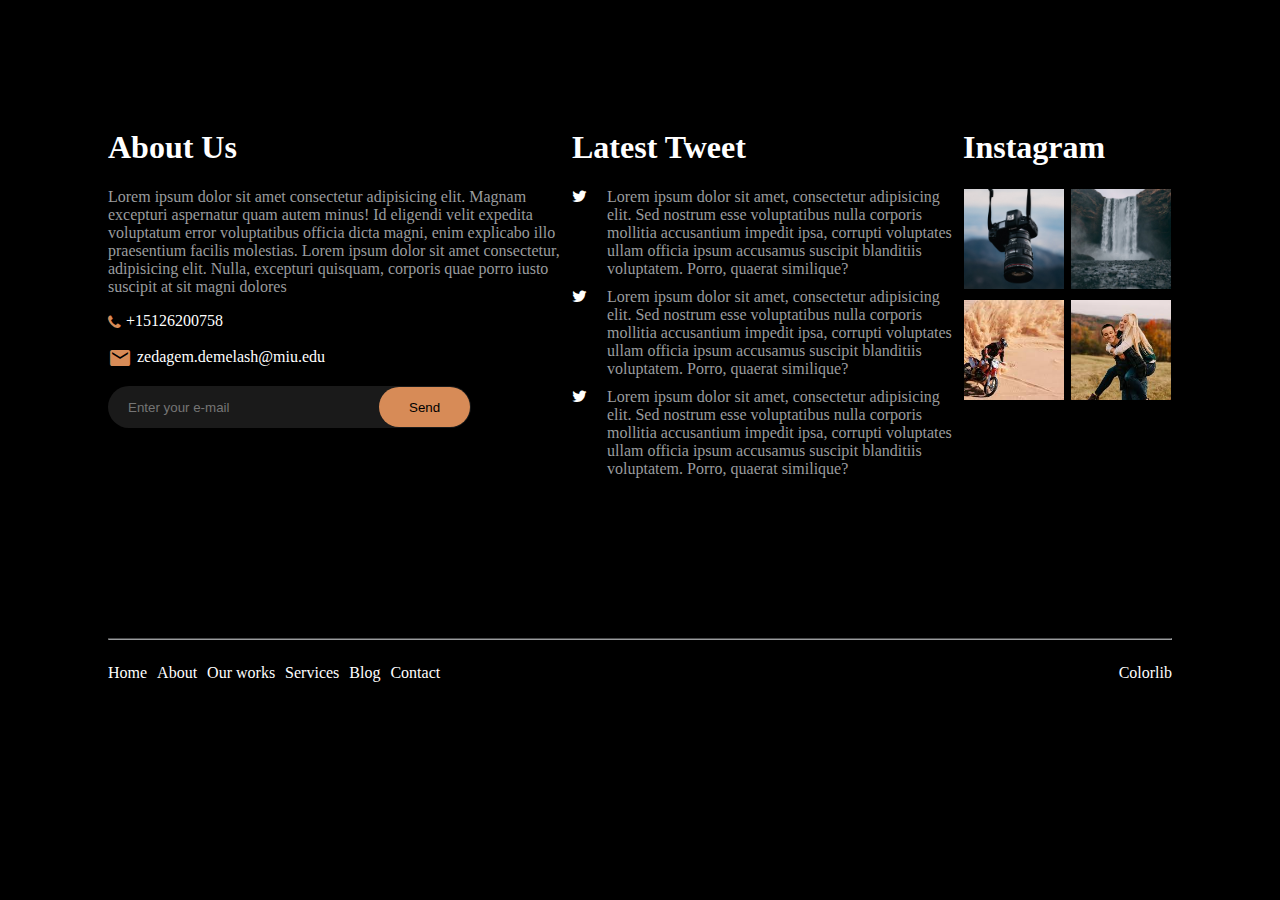
<file: W1D2/index.html>
<!DOCTYPE html>
<html lang="en">

<head>
    <meta charset="UTF-8">
    <meta http-equiv="X-UA-Compatible" content="IE=edge">
    <meta name="viewport" content="width=device-width, initial-scale=1.0">
    <link rel="stylesheet" href="styles.css">
    <link rel="stylesheet" href="https://fonts.googleapis.com/icon?family=Material+Icons">
    <link rel="stylesheet" href="https://cdnjs.cloudflare.com/ajax/libs/font-awesome/4.7.0/css/font-awesome.min.css">
    <title>About Us</title>
</head>

<body>
    <div class="first-grid-container">
        <div>
            <h1>About Us</h1>
            <p>
                Lorem ipsum dolor sit amet consectetur adipisicing elit. Magnam excepturi aspernatur quam autem minus! Id eligendi velit expedita voluptatum error voluptatibus officia dicta magni, enim explicabo illo praesentium facilis molestias.
                Lorem ipsum dolor sit amet consectetur, adipisicing elit. Nulla, excepturi quisquam, corporis quae porro iusto suscipit at sit magni dolores
            </p>
            <p><i class="fa fa-phone"></i><a href="tel:+15126200758">+15126200758</a></p>
            <p><i class="material-icons">email</i><a href="mailto:zedagem.demelash@miu.edu">zedagem.demelash@miu.edu</a></p>
            <div>
                <input class="text-field" type="text" placeholder="Enter your e-mail">
                <input class="btn" type="submit" value="Send">
            </div>
        </div>

        <div>
            <h1>Latest Tweet</h1>
            <div class="flex-container bottom-gap" >
                <span class="fa fa-twitter"></span>
                <span>Lorem ipsum dolor sit amet, consectetur adipisicing elit. Sed nostrum esse voluptatibus nulla corporis mollitia accusantium impedit ipsa, corrupti voluptates ullam officia ipsum accusamus suscipit blanditiis voluptatem. Porro, quaerat similique?</span>
            </div>
            <div class="flex-container bottom-gap">
                <span class="fa fa-twitter"></span>
                <span>Lorem ipsum dolor sit amet, consectetur adipisicing elit. Sed nostrum esse voluptatibus nulla corporis mollitia accusantium impedit ipsa, corrupti voluptates ullam officia ipsum accusamus suscipit blanditiis voluptatem. Porro, quaerat similique?</span>
            </div>
            <div class="flex-container bottom-gap">
                <span class="fa fa-twitter"></span>
                <span>Lorem ipsum dolor sit amet, consectetur adipisicing elit. Sed nostrum esse voluptatibus nulla corporis mollitia accusantium impedit ipsa, corrupti voluptates ullam officia ipsum accusamus suscipit blanditiis voluptatem. Porro, quaerat similique?</span>
            </div>
            
        </div>

        <div>
            <h1>Instagram</h1>
            <div class="grid-container">
                <div class="image-container"><img src="../images/camera.jpeg" alt="camera"></div>
                <div class="image-container"><img src="../images/waterfall.jpeg" alt="waterfall"></div>
                <div class="image-container"><img src="../images/motorbike.jpeg" alt="motorbike"></div>
                <div class="image-container"><img src="../images/couples.jpeg" alt="couples"></div>
            </div>
        </div>

    </div>
    <hr>
    <footer class="flex-container">
            <p><a href="../index.html">Home</a></p>
            <p><a href="index.html">About</a></p>
            <p><a href="">Our works</a></p>
            <p><a href="">Services</a></p>
            <p><a href="">Blog</a></p>
            <p><a href="">Contact</a></p>
        
    </footer>
    <p style="float:right;"><a href="">Colorlib</a></p>
</body>

</html>
</file>
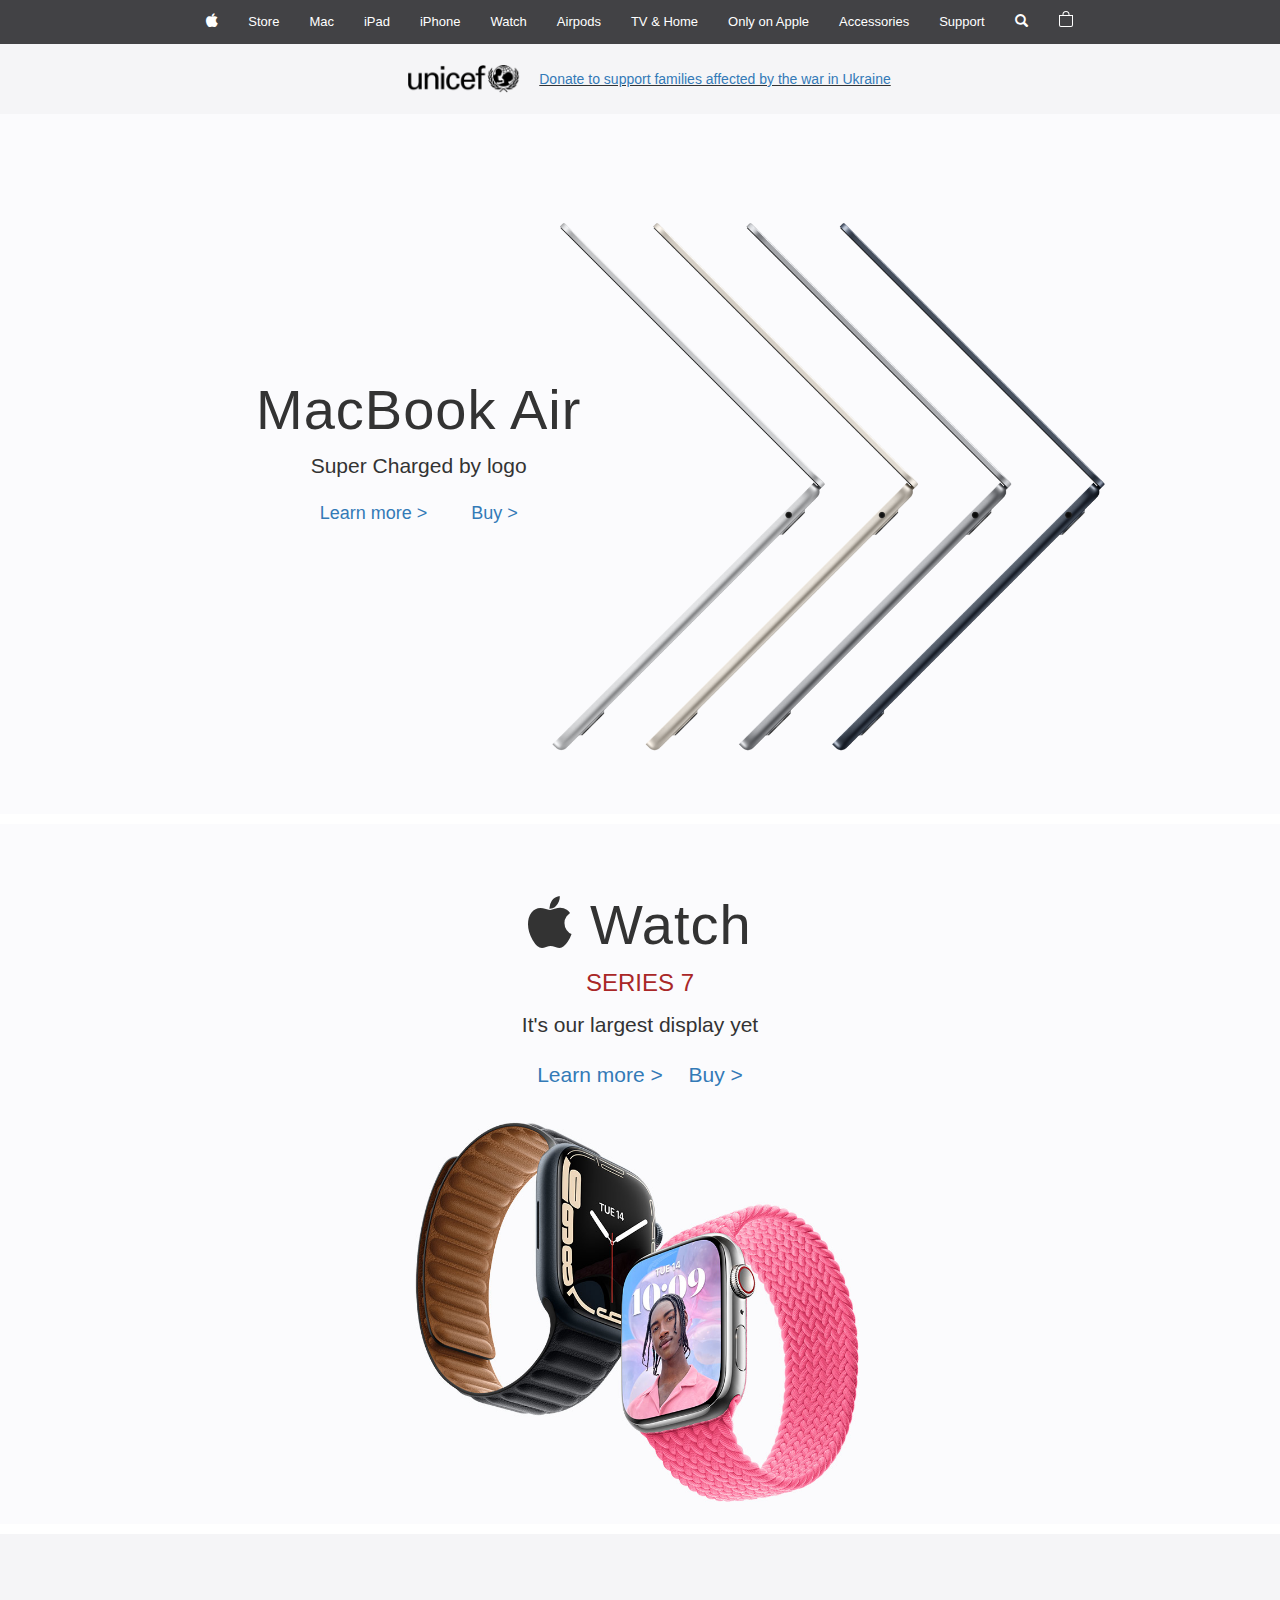
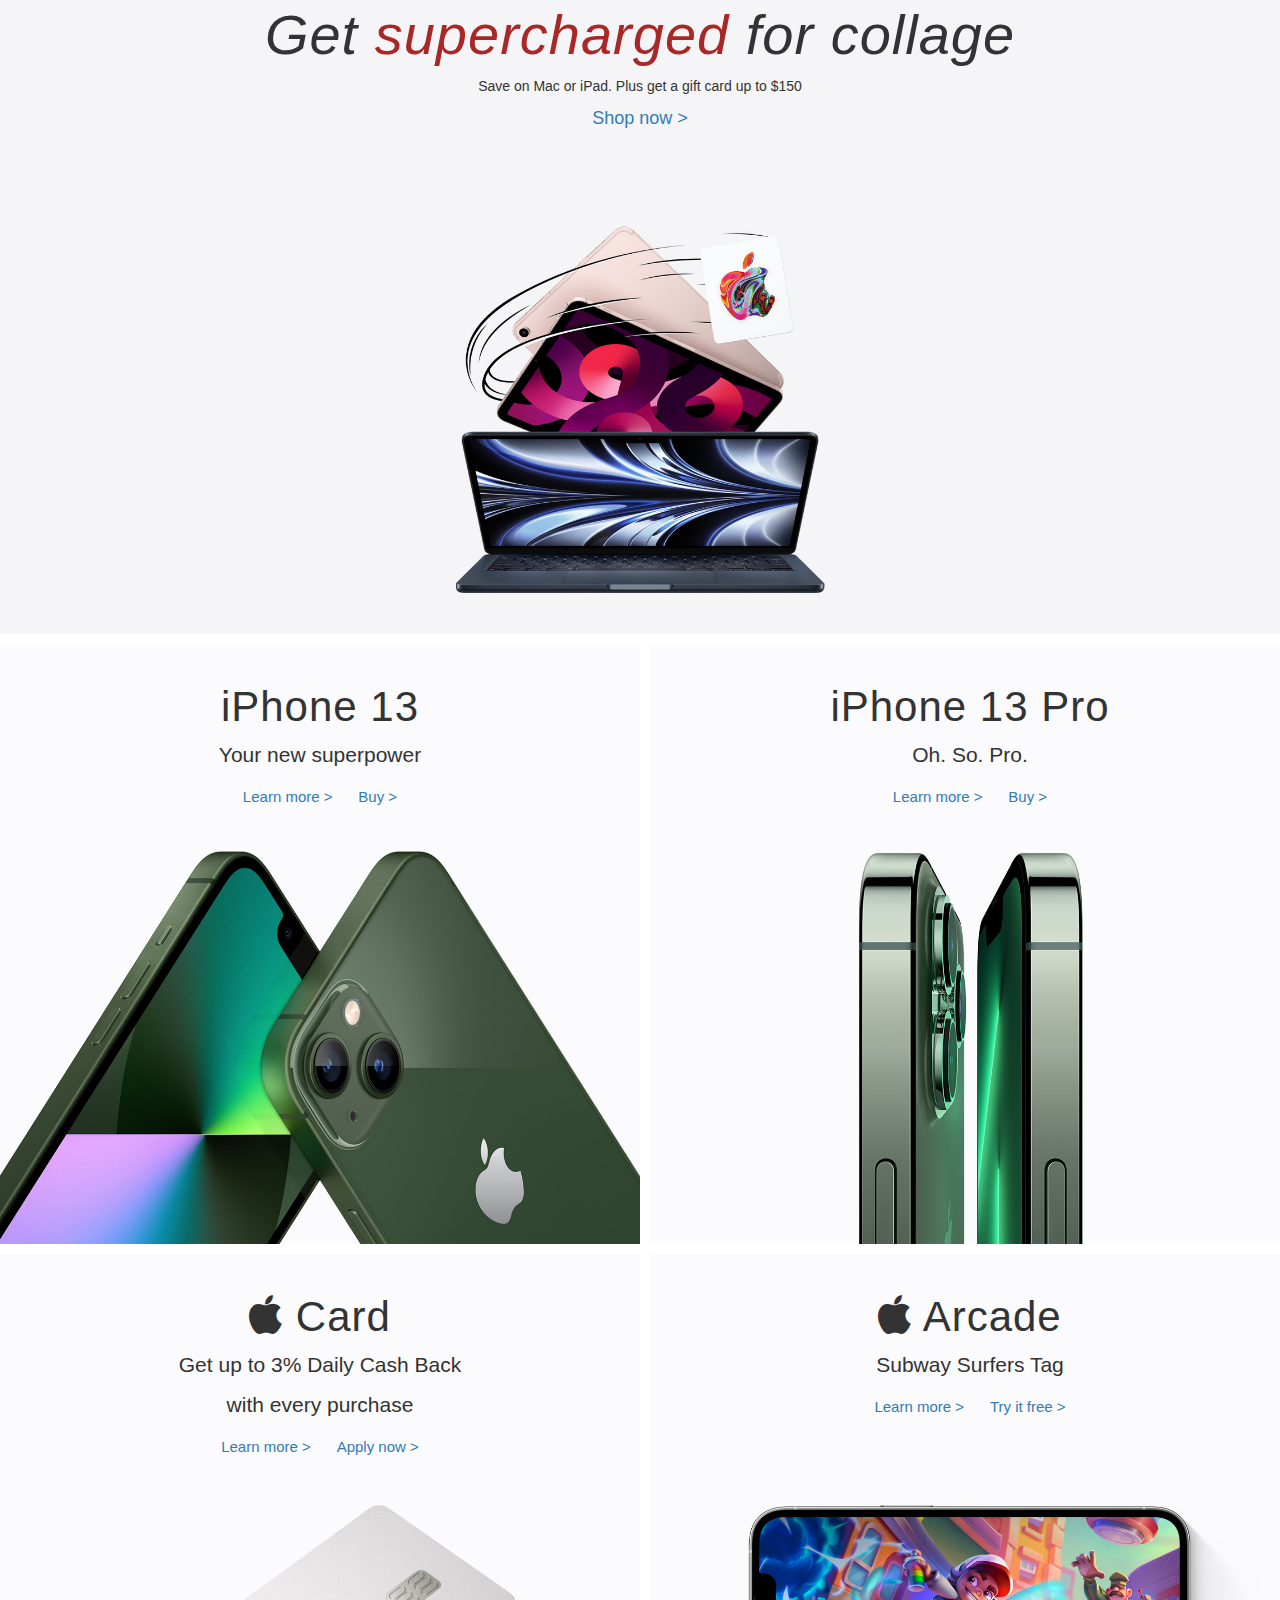
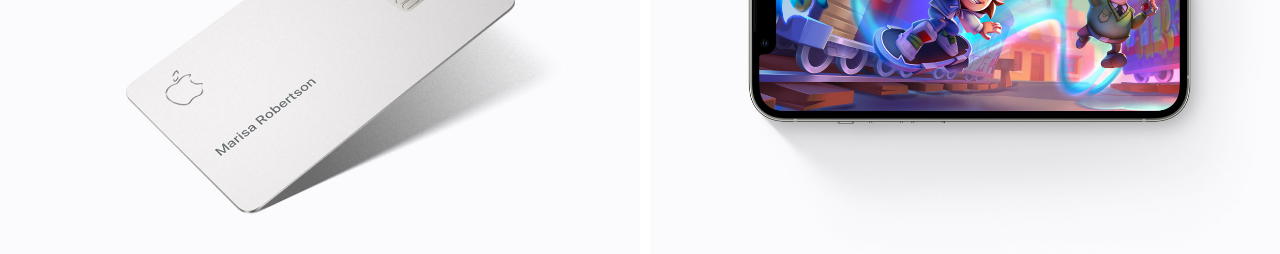
<file: W1D3/index.html>
<!DOCTYPE html>
<html lang="en">

<head>
    <meta charset="UTF-8">
    <meta http-equiv="X-UA-Compatible" content="IE=edge">
    <meta name="viewport" content="width=device-width, initial-scale=1.0">
    <title>Apple</title>
    <link rel="preconnect" href="https://fonts.googleapis.com">
    <link rel="preconnect" href="https://fonts.gstatic.com" crossorigin>
    <link rel="preconnect" href="https://fonts.googleapis.com">
    <link rel="preconnect" href="https://fonts.gstatic.com" crossorigin>
    <link rel="stylesheet" href="https://cdnjs.cloudflare.com/ajax/libs/font-awesome/4.7.0/css/font-awesome.min.css">
    <link rel="stylesheet" href="https://maxcdn.bootstrapcdn.com/bootstrap/3.3.7/css/bootstrap.min.css">
    <link rel="stylesheet" href="style.css">
</head>

<body>
    <div class="nav">
        <a href=""><i style="font-size:15px ;" class="fa fa-apple"></i></a>
        <a href="">Store</a>
        <a href="">Mac</a>
        <a href="">iPad</a>
        <a href="">iPhone</a>
        <a href="">Watch</a>
        <a href="">Airpods</a>
        <a href="">TV &amp; Home</a>
        <a href="">Only on Apple</a>
        <a href="">Accessories</a>
        <a href="">Support</a>
        <a href=""><span class="glyphicon glyphicon-search"></span></a>
        <a href=""><svg xmlns="http://www.w3.org/2000/svg" width="16" height="16" fill="currentColor" class="bi bi-bag"
                viewBox="0 0 16 16">
                <path
                    d="M8 1a2.5 2.5 0 0 1 2.5 2.5V4h-5v-.5A2.5 2.5 0 0 1 8 1zm3.5 3v-.5a3.5 3.5 0 1 0-7 0V4H1v10a2 2 0 0 0 2 2h10a2 2 0 0 0 2-2V4h-3.5zM2 5h12v9a1 1 0 0 1-1 1H3a1 1 0 0 1-1-1V5z" />
            </svg></a>
    </div>

    <div class="header flex flex-align">
        <img src="../images/unicef.png" alt="unicefLogo" width="150" height="30">
        <a target="_blank"
            href="itmss://buy.itunes.apple.com/WebObjects/MZFinance.woa/wa/buyCharityGiftWizard?charity=10220">Donate to
            support families affected by the war in Ukraine</a>
    </div>

    <div id="macbookAir">
        <div>
            <h1>MacBook Air</h1>
            <div class="text-align-center">
                <p>Super Charged by logo</p>
                <div>
                    <p style="margin-top:20px ;"><a href="">Learn more &gt;</a> <a href="">Buy &gt</a></p>
                </div>
            </div>

        </div>
    </div>

    <div id="appleWatch">
        <div class="text-align-center">
            <h1><i class="fa fa-apple"></i> Watch</h1>
            <span>SERIES 7</span>
            <p>It's our largest display yet</p>
            <p style="margin-top:20px ;"><a href="">Learn more &gt;</a> <a href="">Buy &gt</a></p>
        </div>
    </div>

    <div id="school">
        <div class="text-align-center">
            <div>
                <h1>Get <span>supercharged</span> for collage</h1>
                <p>Save on Mac or iPad. Plus get a gift card up to $150</p>
                <a href="">Shop now &gt;</a>
            </div>

        </div>
    </div>

    <div id="iphone">
        <div class="box" id="iphone13">
            <div class="text-align-center">
                <h1>iPhone 13</h1>
                <p>Your new superpower</p>
                <p><a href="">Learn more &gt;</a> <a href="">Buy &gt</a></p>
            </div>
        </div>
        <div class="box" id="iphonePro">
            <div class="text-align-center">
                <h1>iPhone 13 Pro</h1>
                <p>Oh. So. Pro.</p>
                <p><a href="">Learn more &gt;</a> <a href="">Buy &gt</a></p>
            </div>
        </div>
        <div class="box" id="card">
            <div class="text-align-center">
                <h1><i class="fa fa-apple"></i> Card</h1>
                <p>Get up to 3% Daily Cash Back</p>
                <p>with every purchase</p>
                <p><a href="">Learn more &gt;</a> <a href="">Apply now &gt</a></p>
            </div>
        </div>
        <div class="box" id="arcade">
            <div class="text-align-center">
                <h1><i class="fa fa-apple"></i> Arcade</h1>
                <p>Subway Surfers Tag</p>
                <p><a href="">Learn more &gt;</a> <a href="">Try it free &gt</a></p>
            </div>
        </div>

    </div>

</body>

</html>
</file>
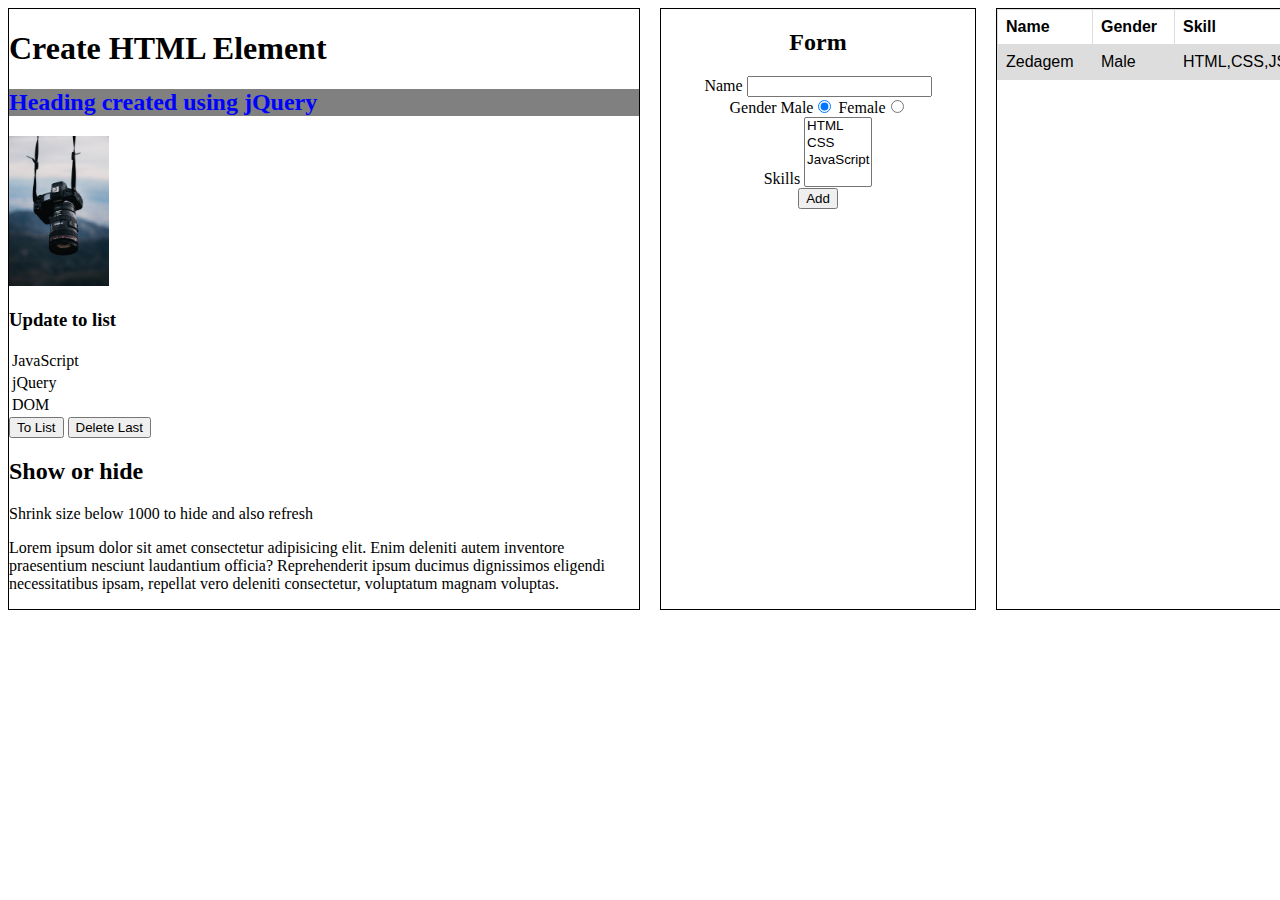
<file: W2D1/index.html>
<!DOCTYPE html>
<html lang="en">

<head>
    <meta charset="UTF-8">
    <meta http-equiv="X-UA-Compatible" content="IE=edge">
    <meta name="viewport" content="width=device-width, initial-scale=1.0">
    <script src="https://ajax.googleapis.com/ajax/libs/jquery/3.6.0/jquery.min.js"></script>
    <link rel="stylesheet" href="style.css">
    <title>Exercise</title>
</head>

<body>
    <div class="container">

        <div class="border">
            <h1>Create HTML Element</h1>
            <div id="div1">

            </div>
            <div id="div2">
                <h3>Update to list</h3>
                <table>
                    <tr>
                        <td>JavaScript</td>
                    </tr>
                    <tr>
                        <td>jQuery</td>
                    </tr>
                    <tr>
                        <td>DOM</td>
                    </tr>
                </table>
                <button id="toList">To List</button>
                <button id="delete">Delete Last</button>
            </div>
            <div id="div3">
                <h2>Show or hide</h2>
                <p>Shrink size below 1000 to hide and also refresh</p>
                <p>
                    Lorem ipsum dolor sit amet consectetur adipisicing elit. 
                    Enim deleniti autem inventore praesentium nesciunt laudantium officia? 
                    Reprehenderit ipsum ducimus dignissimos eligendi necessitatibus ipsam, 
                    repellat vero deleniti consectetur, voluptatum magnam voluptas.
                </p>
            </div>
        </div>
        <div class="border" style="text-align:center;">
            <div id="div5">
                <h2>Form</h2>
                <div>
                    <label for="nameField">Name</label>
                    <input type="text" id="nameField">
                </div>
                <div>
                    <label>Gender</label>
                    <label>Male<input type="radio" name="gender" value="Male" checked></label>
                    <label >Female<input type="radio" name="gender" value="Female"></label>
                </div>
                <div>
                    <label for="skills">Skills</label>
                   <select name="skill" id="skills" multiple>
                    <option value="html" >HTML</option>
                    <option value="css">CSS</option>
                    <option value="js">JavaScript</option>
                   </select>
                </div>
                <div>
                    <button id="addBtn">Add</button>
                </div>
            </div>
        </div>
        <div class="border" >
            <div id="div6">
                <table>
                    <tr>
                        <th>Name</td>
                        <th>Gender</td>
                        <th>Skill</td>
                    </tr>
                    <tr>
                        <td>Zedagem</td>
                        <td>Male</td>
                        <td>HTML,CSS,JS</td>
                    </tr>
                   
                </table>
            </div>
               
        </div>
    </div>

    <script src="script.js">
    </script>
</body>

</html>
</file>
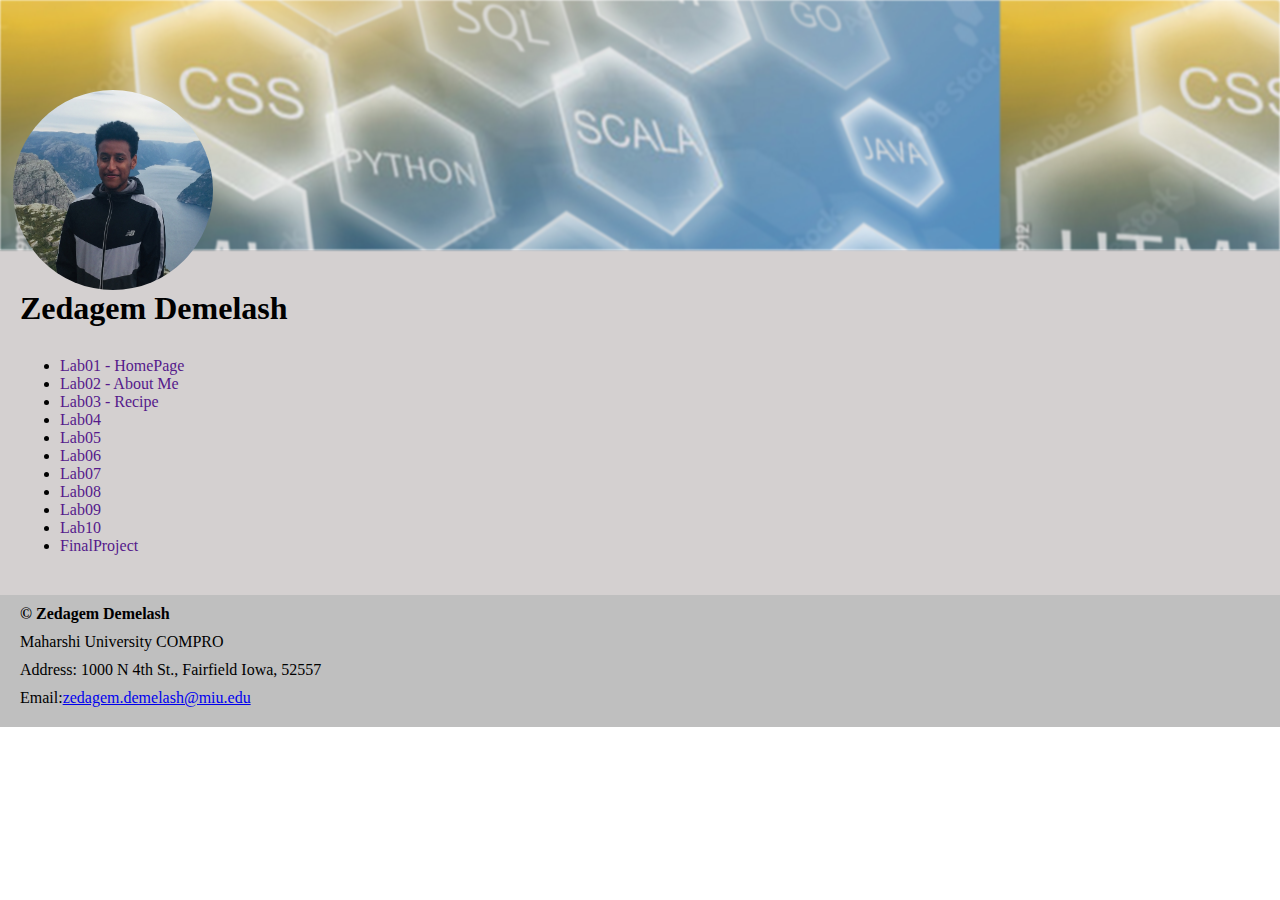
<file: W1D1/index2.html>
<!DOCTYPE html>
<html lang="en">
<head>
    <meta charset="UTF-8">
    <meta http-equiv="X-UA-Compatible" content="IE=edge">
    <meta name="viewport" content="width=device-width, initial-scale=1.0">
    <title>Zedagem Demelash</title>
    <link rel="stylesheet" href="style.css">


</head>
<body>
    <header>
        <div class="header">
        </div>
        <div>
            <img src="image.jpg" alt="profile-pic" width="200px" height="200px">
        </div>
       
    </header>
   
    <main>
        <div>
            <h1>Zedagem Demelash</h1>
        </div>
        <div>
            <ul>
                <li><a href="">Lab01 - HomePage</a></li>
                <li><a href="">Lab02 - About Me</a></li>
                <li><a href="">Lab03 - Recipe</a></li>
                <li><a href="">Lab04</a></li>
                <li><a href="">Lab05</a></li>
                <li><a href="">Lab06</a></li>
                <li><a href="">Lab07</a></li>
                <li><a href="">Lab08</a></li>
                <li><a href="">Lab09</a></li>
                <li><a href="">Lab10</a></li>
                <li><a href="">FinalProject</a></li>
               
            </ul>
        </div>
    </main>
    <footer>
        <p> <strong>&copy Zedagem Demelash</strong></p>
        <p>Maharshi University COMPRO</p>
        <p>Address: 1000 N 4th St., Fairfield Iowa, 52557</p>
        <p>Email:<a href="mailto:zedagem.demelash@miu.edu">zedagem.demelash@miu.edu </a></p>
    </footer>
   

</body>
</html>
</file>
<file: W1D2/styles.css>
.first-grid-container{
    display: grid;
    grid-template-columns: auto auto auto;
    gap: 10px;
    
}
hr{
    margin-top: 150px;
   border-color: #9A9C9E;
}
body{
    padding: 100px 100px;
    background-color: black;
    color: #9A9C9E;
}
.grid-container{
    display: grid;
    grid-template-columns: auto auto;
    gap: 5px;
}
.image-container img{
    width: 100px;
    height: 100px;
    background-color: aliceblue;
    border: 1px solid black;
    object-fit: cover;
}
.flex-container{
    display: flex;
    gap: 10px;
    float: left;
}
a{
    text-decoration: none;
    color: white;
}
h1{
    color: white;
}
.fa-phone, .material-icons{
    color: #D78B57;
    margin-right: 5px;
}
i{
    vertical-align: middle;
}
.fa-twitter{
    color: white;
    margin-right: 10px;
}
.bottom-gap{
    margin-bottom: 10px;
}
.text-field{
    display: inline;
    height: 40px;
    width: 75%;
    border-radius:25px;
    border-style: none;
    padding-left: 20px;
    background-color: rgba(54, 54, 54, 0.484);
    color: white;
}
.btn{
    height: 40px;
    width:20% ;
    border-radius: 25px;
    margin-left: -21%;
    background-color: #D78B57;
    border-style: none;
    border-color: none;

}
</file>
<file: W1D3/style.css>
*{
    box-sizing: border-box;
    margin: 0;
}
.nav{
    display: flex;
    justify-content: center;
    gap: 30px;
    height: 44px;
    font-family: 'Roboto', sans-serif;
    font-size: 13px;
    font-weight: 100;
    background-color: #424245;;
    align-items: center;
    position:sticky;
    top: 0;
    z-index: 100;
}
.nav a{
    color: white;
    text-decoration: none;
}
.header{
    padding: 20px 0;
    background-color: #f5f5f7;
}
.header a{
    text-decoration: none;
}
.header, #macbookAir, #appleWatch a:hover{
    text-decoration: underline;
}
.header{
    text-align: center;
}
#macbookAir{
    background: url(../images/macbook2.png);
    background-size:cover;
    background-repeat: no-repeat;
    background-position: center;
    height: 700px;
    width: 100%;
    margin-bottom: 10px;
    position: relative;
    
}
#macbookAir > div{
    position: absolute;
    top: 35%;
    left:20%;
}
h1{
    font-size: 56px;
    font-weight: 500;
    letter-spacing: 1px;
    font-family: 'Roboto', sans-serif;

}
#appleWatch{
    background: url(../images/appleWatch.jpeg);
    background-size:cover;
    background-repeat: no-repeat;
    background-position: center;
    height: 700px;
    width: 100%;
    margin-top: 10px;
}
.text-align-center{
    text-align: center;
}
.text-align-center > p {
    margin: 10px 0;
    font-size: 1.5em;
}
.text-align-center div a{
    padding: 0 20px;
    text-decoration: none;
    font-size: large;
}
img{
    object-fit:contain;
}
.flex{
    display: flex;
    flex-direction: row;
   
}
.flex-align{
    align-items: center;
    justify-content: center;
}
#appleWatch,#school > div{
    padding-top: 50px;
}

#appleWatch span{
    color: rgb(169, 39, 39);
    font-size: x-large;
}
#appleWatch a{
    text-decoration: none;
    padding: 0 10px;
}
#school{
    background: url(../images/school.jpeg);
    background-size:cover;
    background-repeat: no-repeat;
    background-position: center;
    height: 700px;
    width: 100%;
    margin-top: 10px;
}

#school h1{
    font-style: italic;
}
#school span{
    color: rgb(169, 39, 39);
}
#iphone{
    margin-top: 10px;
    display: grid;
    grid-template-columns: 50% 50%;
    gap: 10px;
}

#iphone13{
    background: url(../images/iphone13.jpeg);
    background-size:cover;
    background-repeat: no-repeat;
    background-position: center;

}
#iphonePro{
    background: url(../images/iphone13pro.jpeg);
    background-size:cover;
    background-repeat: no-repeat;
    background-position: center;

}
#card{
    background: url(../images/card.jpeg);
    background-size:cover;
    background-repeat: no-repeat;
    background-position: center;

}
#arcade{
    background: url(../images/arcade.jpeg);
    background-size:cover;
    background-repeat: no-repeat;
    background-position: center;

}

.box{
    height: 600px;
    padding-top: 20px;
}

#iphone h1{
    font-size: 3em;
}

.box a {
    font-size: 15px;
    padding: 0 10px;
}
</file>
<file: W2D1/style.css>
.red {
    color: red;
}

.blue {
    color: blue;
}

.bgGrey {
    background-color: gray;
}

.inlarge {
    width: 150px;
}

.hide {
    display: none;
}
.container{
    display: grid;
    grid-template-columns: 50% 25% 25%;
    gap: 20px;

}
.border{
    border: 1px solid black;
}
#div6>table {
font-family: arial, sans-serif;
border-collapse: collapse;
width: 100%;
}

#div6 td,th {
border: 1px solid #dddddd;
text-align: left;
padding: 8px;
}

#div6 tr:nth-child(even) {
background-color: #dddddd;
}
</file>
<file: W1D1/style.css>
*{
    margin: 0;
}
h1{
    margin-bottom: 30px;
}
header img{
    border-radius: 50%;
    position:absolute;
    top: 10%;
    left: 1%;
}
main{
    background-color: #d4d0d0;
    padding: 40px 20px;
}
footer{
    background-color: #BFBFBF;
    padding: 10px 20px;
}

main a{
    text-decoration: none;
}

footer p{
    padding-bottom: 10px;
}

.header{
    height: 250px;
    background-image: url(image3.jpg);
    background-position-y: center;
    filter: blur(1px);
}
#validator{
    margin-left: 80%;
}
</file>
